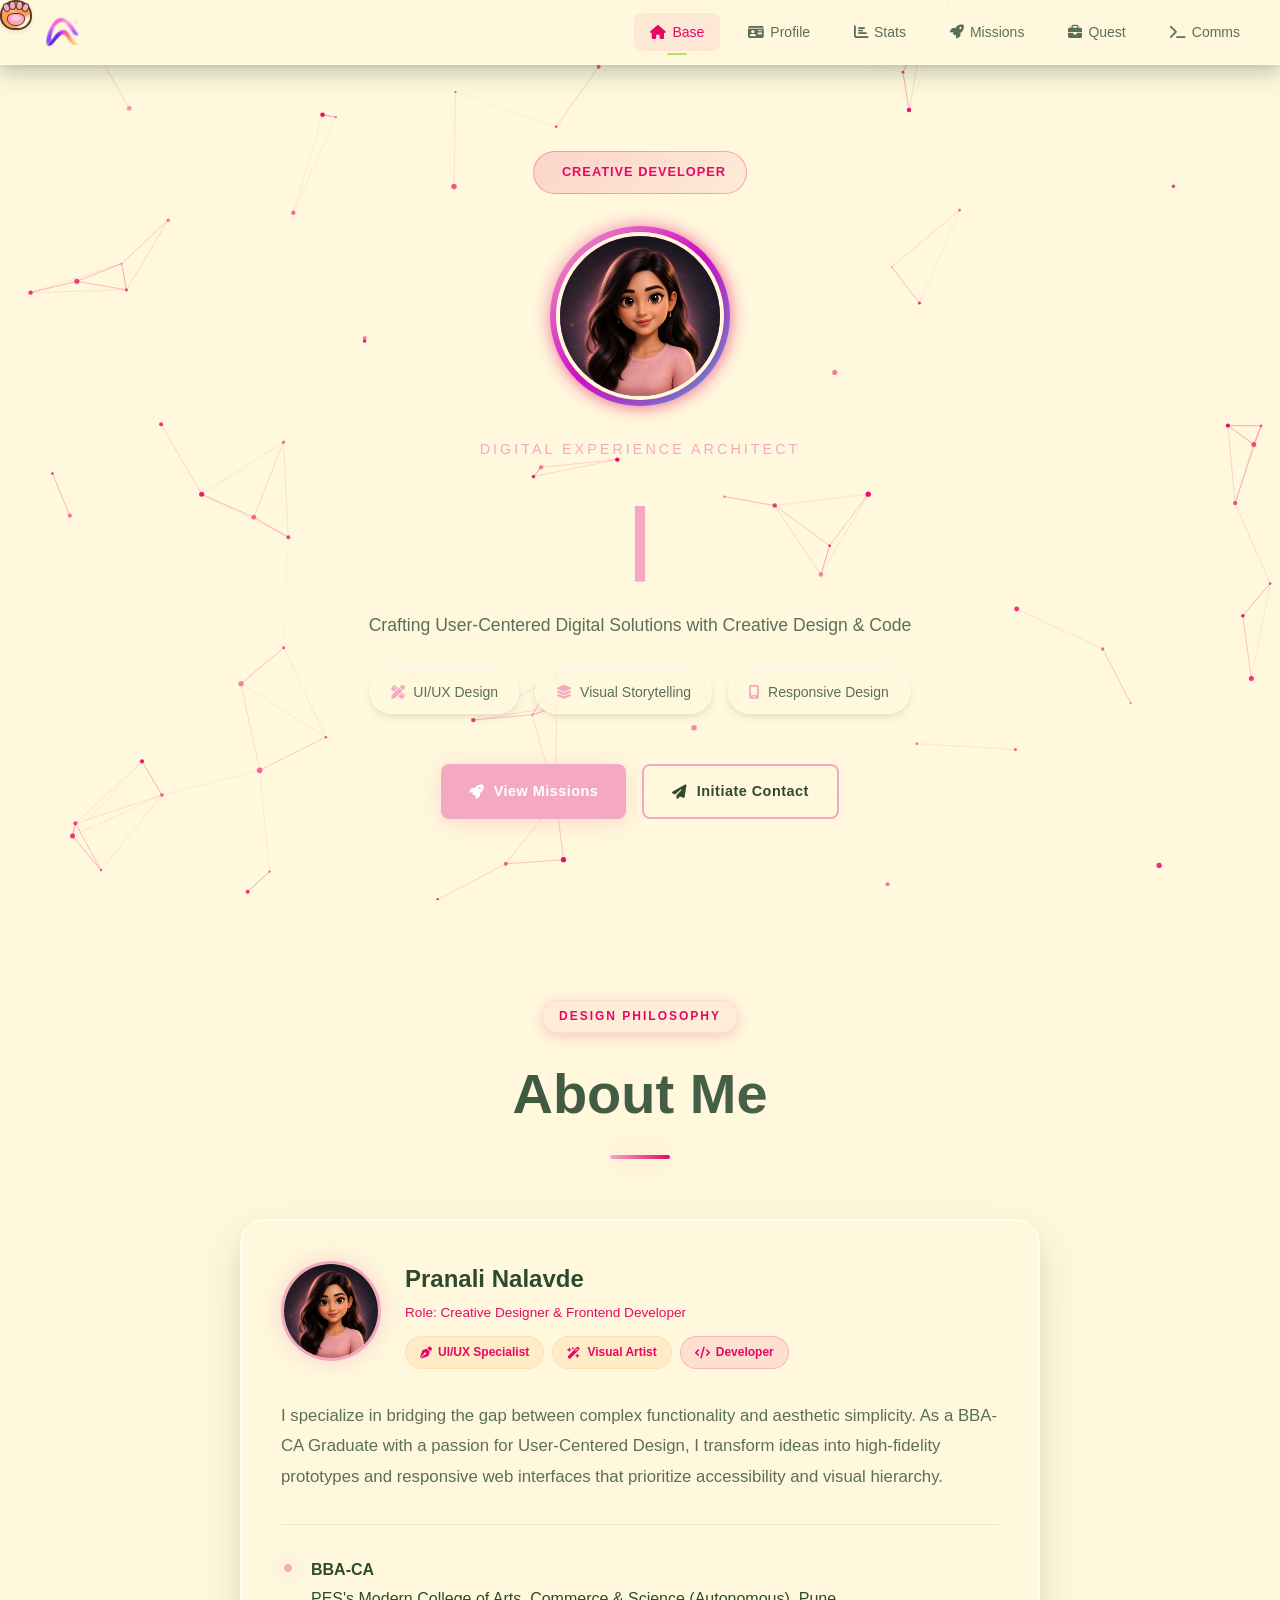
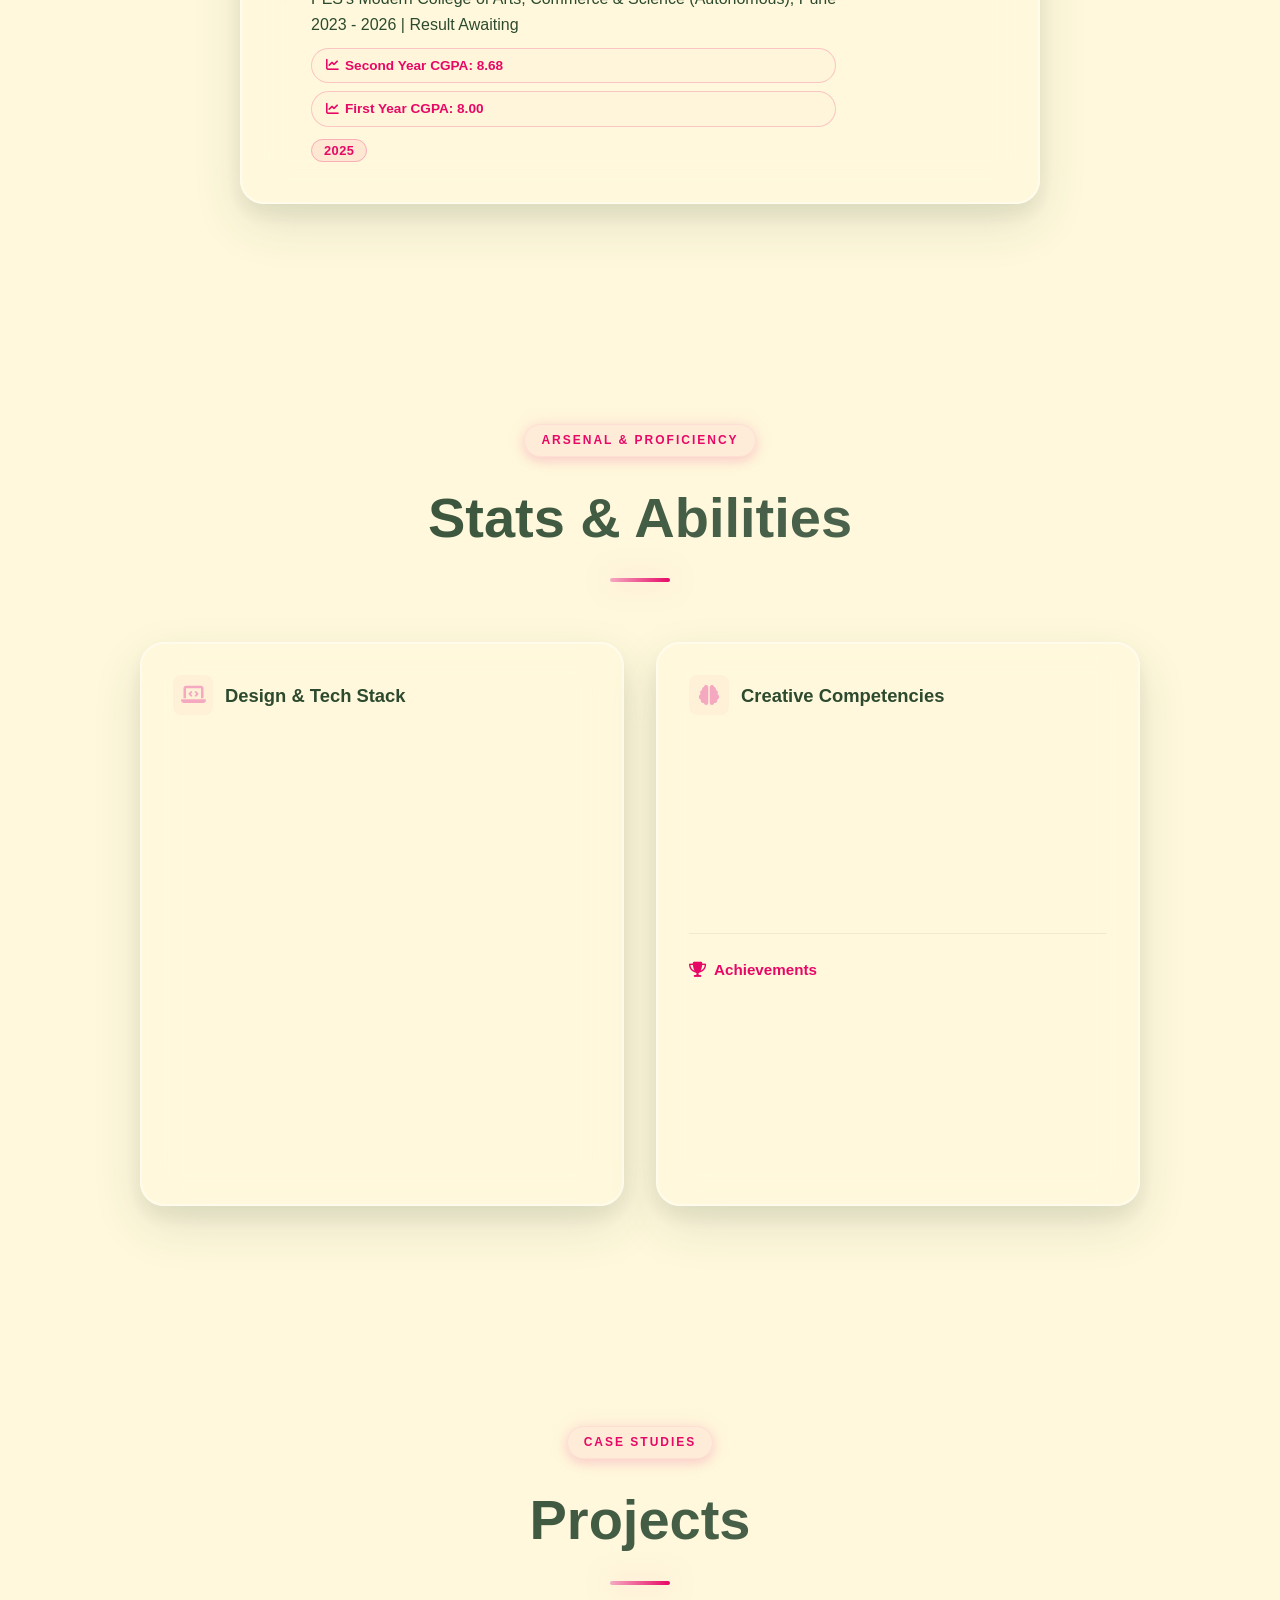
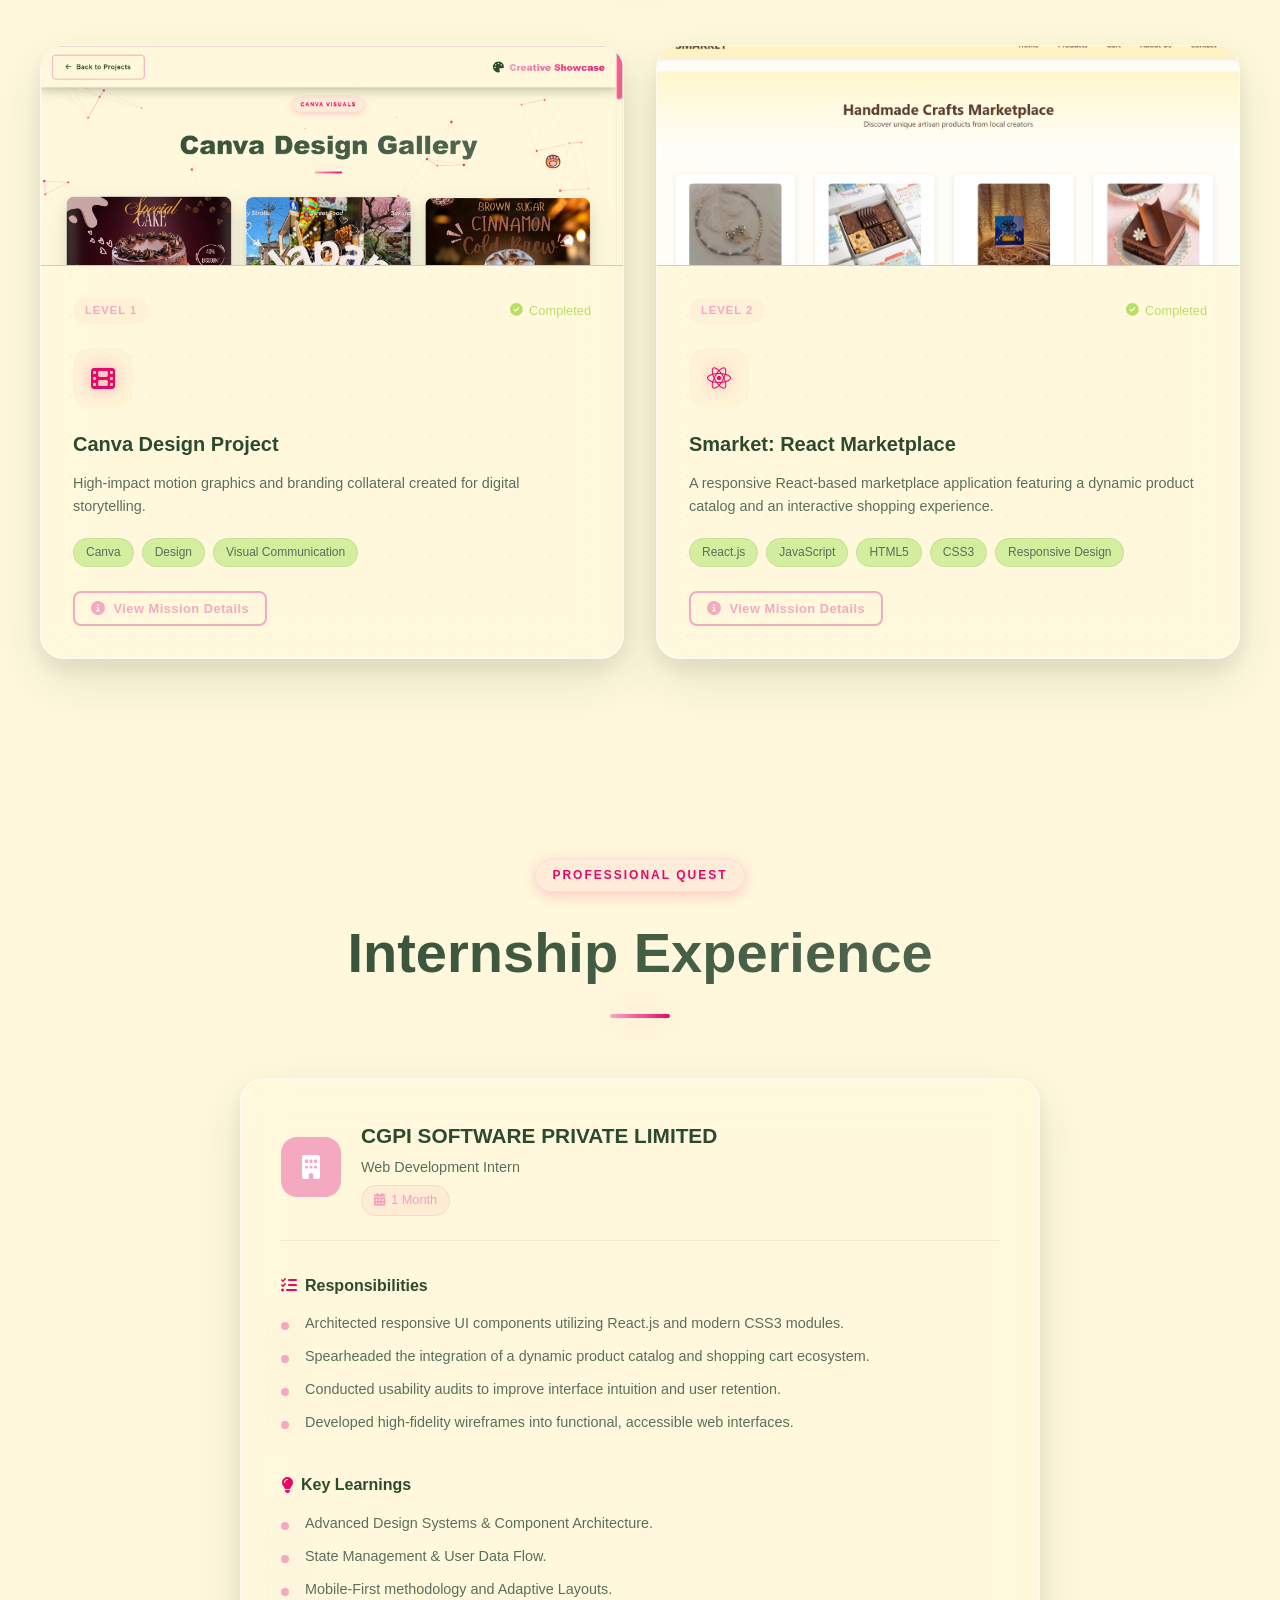
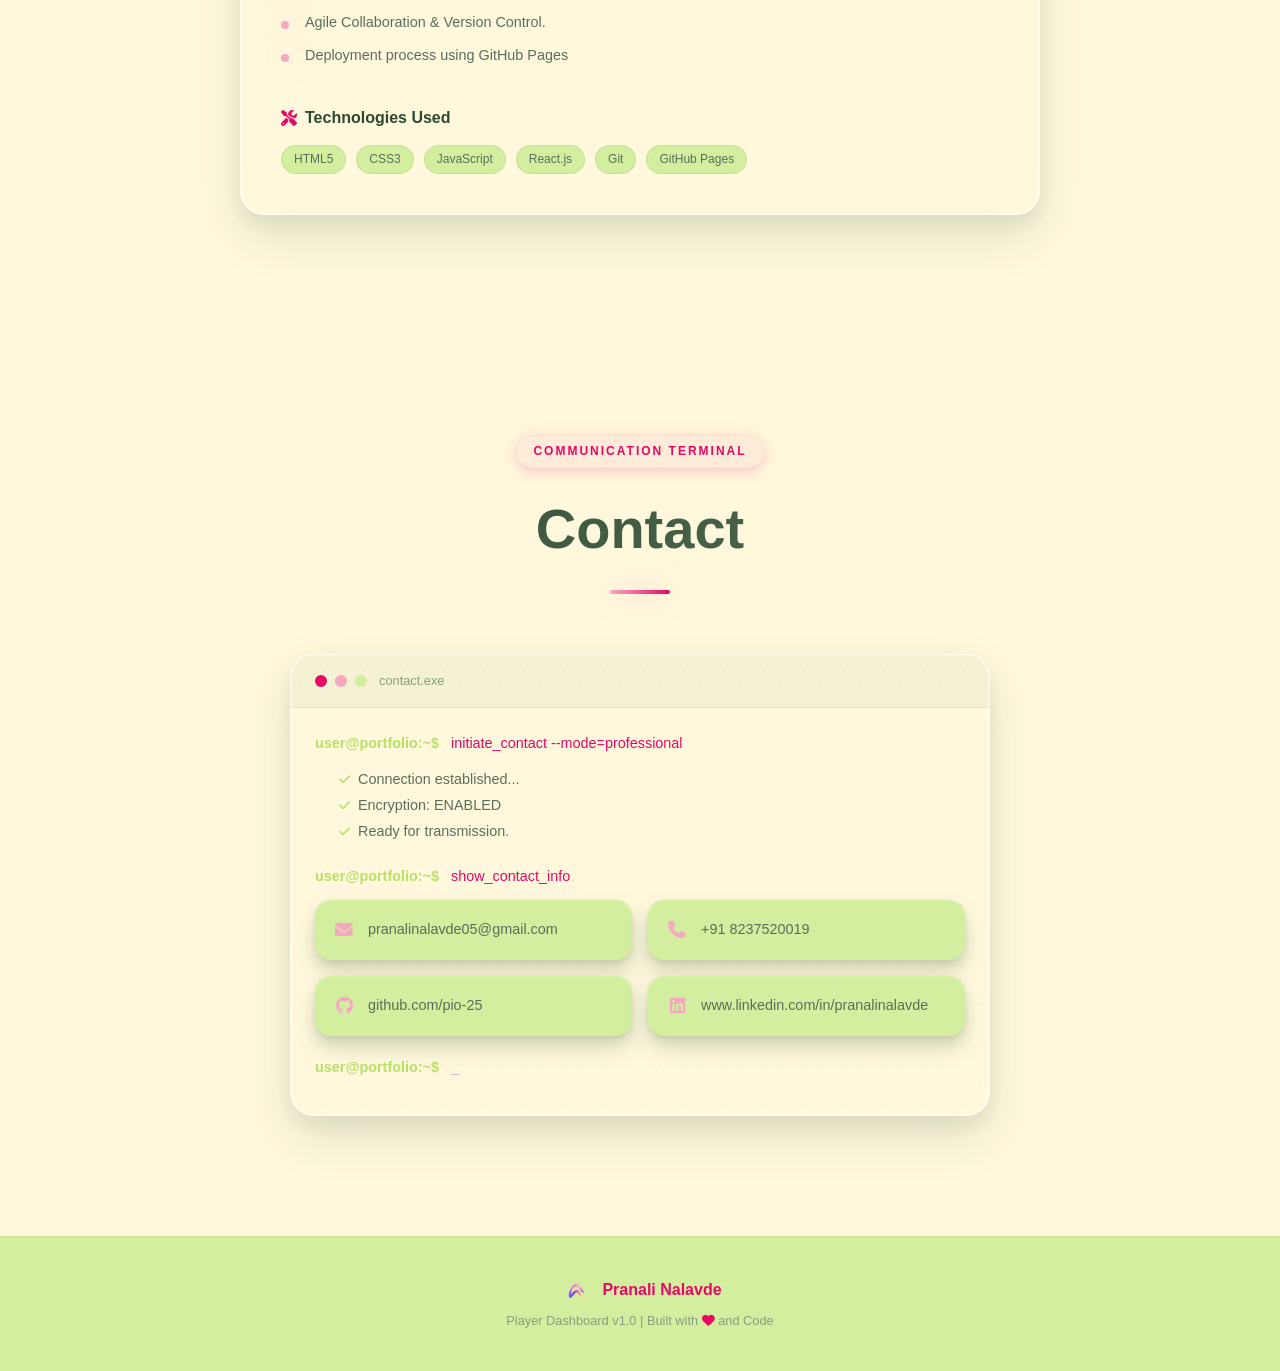
<file: index.html>
<!DOCTYPE html>
<html lang="en">
<head>
    <meta charset="UTF-8">
    <meta name="viewport" content="width=device-width, initial-scale=1.0">
    <title>Pranali Nalavde | Portfolio</title>
    <meta name="description" content="Portfolio of Pranali Nalavde - Specialized in UI/UX Design, Visual Storytelling, and Frontend Development.">
    <meta property="og:title" content="Pranali Nalavde | Creative Design & UI/UX Specialist">
    <meta property="og:description" content="Merging creativity with technology to build intuitive, user-centered digital experiences.">
    <link rel="preconnect" href="https://fonts.googleapis.com">
    <link rel="preconnect" href="https://fonts.gstatic.com" crossorigin>
    <link href="https://fonts.googleapis.com/css2?family=Inter:wght@300;400;500;600;700;800;900&family=JetBrains+Mono:wght@400;500;600;700&display=swap" rel="stylesheet">
    <link rel="stylesheet" href="https://cdnjs.cloudflare.com/ajax/libs/font-awesome/6.5.1/css/all.min.css">
    <link rel="stylesheet" href="styles.css">
    <link rel="icon" href="ALIRA2.png">
</head>

    <!-- Game Loader Overlay -->
    <div class="game-loader" id="gameLoader">
        <div class="loader-container">
            <div class="loader-terminal">
                <div class="status-line">
                    <span class="terminal-prompt">user@portfolio:~$</span>
                    <span class="terminal-cmd">init_game_engine()</span>
                </div>
            </div>
            <div class="loader-status-line">
                <span id="loaderStatusText">Initializing player dashboard...</span>
            </div>
            <div class="loader-bar-container">
                <div class="loader-bar">
                    <div class="loader-glow"></div>
                    <div class="loader-progress" id="loaderProgress"></div>
                </div>
            </div>
            <div class="loader-text" id="loaderText">0%</div>
        </div>
    </div>

    <!-- Particle Background -->
    <canvas id="particle-canvas"></canvas>

    <!-- Main Content (hidden until loader 100%) -->
    <div id="main-content" class="main-content loading-hidden">
        <!-- HUD Navigation -->
        <nav class="hud-nav" id="hudNav">

        <div class="hud-progress-bar" id="scrollProgress"></div>
        <div class="hud-container">
            <a href="#hero" class="hud-logo">
                <img src="ALIRA.png" alt="Logo" class="logo-icon">
                
            </a>
            <ul class="hud-menu" id="hudMenu">
                <li><a href="#hero" class="hud-link active" data-section="hero"><i class="fas fa-home"></i><span>Base</span></a></li>
                <li><a href="#about" class="hud-link" data-section="about"><i class="fas fa-id-card"></i><span>Profile</span></a></li>
                <li><a href="#skills" class="hud-link" data-section="skills"><i class="fas fa-chart-bar"></i><span>Stats</span></a></li>
                <li><a href="#projects" class="hud-link" data-section="projects"><i class="fas fa-rocket"></i><span>Missions</span></a></li>
                <li><a href="#internship" class="hud-link" data-section="internship"><i class="fas fa-briefcase"></i><span>Quest</span></a></li>
                <li><a href="#contact" class="hud-link" data-section="contact"><i class="fas fa-terminal"></i><span>Comms</span></a></li>
            </ul>
            <button class="hud-toggle" id="hudToggle" aria-label="Toggle menu">
                <span></span><span></span><span></span>
            </button>
        </div>
    </nav>

    <!-- Hero + About Wrapper -->
    <div class="hero-about-wrapper">
        <!-- Hero Section -->
        <section id="hero" class="hero-section">
            <div class="hero-container">
                <div class="hero-badge">
                    <span class="badge-icon"><i class="fas fa-sparkles"></i></span>
                    <span class="badge-text">Creative Developer</span>
                </div>
                <div class="hero-avatar">
                    <div class="avatar-ring">
                        <div class="avatar-ring-inner"></div>
                        <div class="avatar-ripple"></div>
                        <img src="profile.png" alt="Pranali Nalavde Profile" class="avatar-img">
                    </div>
                    <div class="avatar-glow"></div>
                </div>
                <div class="hero-content">
                    <p class="hero-greeting">Digital Experience Architect</p>
                    <h1 class="hero-name">
                        <span id="typewriter"></span><span class="cursor">|</span>
                    </h1>
                    <p class="hero-role">Crafting User-Centered Digital Solutions with Creative Design & Code</p>
                    <div class="hero-stats">
                        <div class="stat-pill">
                            <i class="fas fa-pencil-ruler"></i>
                            <span>UI/UX Design</span>
                        </div>
                        <div class="stat-pill">
                            <i class="fas fa-layer-group"></i>
                            <span>Visual Storytelling</span>
                        </div>
                        <div class="stat-pill">
                            <i class="fas fa-mobile-alt"></i>
                            <span>Responsive Design</span>
                        </div>
                    </div>
                    <div class="hero-actions">
                        <a href="#projects" class="btn btn-primary">
                            <i class="fas fa-rocket"></i>
                            <span>View Missions</span>
                        </a>
                        <a href="#contact" class="btn btn-secondary">
                            <i class="fas fa-paper-plane"></i>
                            <span>Initiate Contact</span>
                        </a>
                    </div>
                </div>
            </div>
        </section>

        <!-- About Section -->
        <section id="about" class="about-section">
            <div class="section-header">
                <span class="section-tag">Design Philosophy</span>
                <h2 class="section-title">About Me</h2>
                <div class="section-line"></div>
            </div>
            <div class="about-container">
                <div class="about-card glass-card">
                    <div class="about-card-header">
                        <div class="about-avatar">
                            <img src="profile.png" alt="Profile">
                        </div>
                        <div class="about-title">
                            <h3>Pranali Nalavde</h3>
                            <p class="about-class">Role: Creative Designer &amp; Frontend Developer</p>
                            <div class="about-badges">
                                <span class="badge rare"><i class="fas fa-pen-nib"></i> UI/UX Specialist</span>
                                <span class="badge epic"><i class="fas fa-wand-magic-sparkles"></i> Visual Artist</span>
                                <span class="badge legendary"><i class="fas fa-code"></i> Developer</span>
                            </div>
                        </div>
                    </div>
                    <div class="about-body">
                        <p class="about-summary">
                            I specialize in bridging the gap between complex functionality and aesthetic simplicity. As a BBA-CA Graduate with a passion for User-Centered Design, I transform ideas into high-fidelity prototypes and responsive web interfaces that prioritize accessibility and visual hierarchy.
                        </p>
                        <div class="about-timeline">
                            <div class="timeline-item">
                                <div class="timeline-dot"></div>
                                <div class="timeline-content">
                                    <h4>BBA-CA</h4>
                                    <p>PES's Modern College of Arts, Commerce &amp; Science (Autonomous), Pune</p>
                                    <p>2023 - 2026 | Result Awaiting</p>
                                    <div class="aggregate-scores">
                                        <span class="aggregate-item"><i class="fas fa-chart-line"></i> Second Year CGPA: 8.68</span>
                                        <span class="aggregate-item"><i class="fas fa-chart-line"></i> First Year CGPA: 8.00</span>
                                    </div>
                                    <span class="timeline-year">2025</span>
                                </div>
                            </div>
                        </div>
                    </div>
                </div>
            </div>
        </section>
    </div>

    <!-- Skills Section -->
    <section id="skills" class="skills-section">
        <div class="section-header">
            <span class="section-tag">Arsenal & Proficiency</span>
            <h2 class="section-title">Stats &amp; Abilities</h2>
            <div class="section-line"></div>
        </div>
        <div class="skills-container">
            <div class="skills-category glass-card">
                <div class="skills-cat-header">
                    <i class="fas fa-laptop-code"></i>
                    <h3>Design & Tech Stack</h3>
                </div>
                <div class="skill-list">
                    <div class="skill-item" data-level="90">
                        <div class="skill-info">
                            <span class="skill-name"><i class="fab fa-html5"></i> HTML</span>
                            <span class="skill-level">90%</span>
                        </div>
                        <div class="skill-bar">
                            <div class="skill-fill"></div>
                        </div>
                    </div>
                    <div class="skill-item" data-level="85">
                        <div class="skill-info">
                            <span class="skill-name"><i class="fab fa-css3-alt"></i> CSS</span>
                            <span class="skill-level">85%</span>
                        </div>
                        <div class="skill-bar">
                            <div class="skill-fill"></div>
                        </div>
                    </div>
                    <div class="skill-item" data-level="80">
                        <div class="skill-info">
                            <span class="skill-name"><i class="fab fa-js"></i> JavaScript</span>
                            <span class="skill-level">80%</span>
                        </div>
                        <div class="skill-bar">
                            <div class="skill-fill"></div>
                        </div>
                    </div>
                    <div class="skill-item" data-level="82">
                        <div class="skill-info">
                            <span class="skill-name"><i class="fas fa-vial"></i> Wireframing & Prototyping</span>
                            <span class="skill-level">82%</span>
                        </div>
                        <div class="skill-bar">
                            <div class="skill-fill"></div>
                        </div>
                    </div>
                    <div class="skill-item" data-level="92">
                        <div class="skill-info">
                            <span class="skill-name"><i class="fas fa-paint-brush"></i> Canva</span>
                            <span class="skill-level">92%</span>
                        </div>
                        <div class="skill-bar">
                            <div class="skill-fill"></div>
                        </div>
                    </div>
                </div>
            </div>
            <div class="skills-category glass-card">
                <div class="skills-cat-header">
                    <i class="fas fa-brain"></i>
                    <h3>Creative Competencies</h3>
                </div>
                <div class="skill-list">
                    <div class="skill-item" data-level="92">
                        <div class="skill-info">
                            <span class="skill-name"><i class="fas fa-lightbulb"></i> Creative Problem Solving</span>
                            <span class="skill-level">95%</span>
                        </div>
                        <div class="skill-bar">
                            <div class="skill-fill"></div>
                        </div>
                    </div>
                    <div class="skill-item" data-level="90">
                        <div class="skill-info">
                            <span class="skill-name"><i class="fas fa-eye"></i> Visual Communication</span>
                            <span class="skill-level">90%</span>
                        </div>
                        <div class="skill-bar">
                            <div class="skill-fill"></div>
                        </div>
                    </div>
                    <div class="skill-item" data-level="88">
                        <div class="skill-info">
                            <span class="skill-name"><i class="fas fa-users-viewfinder"></i> User Research</span>
                            <span class="skill-level">88%</span>
                        </div>
                        <div class="skill-bar">
                            <div class="skill-fill"></div>
                        </div>
                    </div>
                </div>
                <div class="achievements-panel">
                    <h4><i class="fas fa-trophy"></i> Achievements</h4>
                    <div class="achievement-grid">
                        <div class="achievement" title="Completed BBA-CA">
                            <i class="fas fa-graduation-cap"></i>
                            <span>Scholar</span>
                        </div>
                        <div class="achievement" title="Built Full Stack App">
                            <i class="fas fa-server"></i>
                            <span>Architect</span>
                        </div>
                        <div class="achievement" title="React Project Deployed">
                            <i class="fas fa-mobile-screen"></i>
                            <span>Interface Pro</span>
                        </div>
                        <div class="achievement" title="Canva Animation">
                            <i class="fas fa-film"></i>
                            <span>Creator</span>
                        </div>
                    </div>
                </div>
            </div>
        </div>
    </section>

    <!-- Projects Section -->
    <section id="projects" class="projects-section">
        <div class="section-header">
            <span class="section-tag">Case Studies</span>
            <h2 class="section-title">Projects</h2>
            <div class="section-line"></div>
        </div>
        <div class="projects-container">
            <!-- Project 1: Animation -->
            <div class="project-card" data-project="animation">
                <div class="project-glow"></div>
                <div class="project-thumbnail">
                    <img src="c/canva_tb.png" alt="Canva Design Project Thumbnail">
                    <div class="project-overlay">
                        <a href="canva.html" class="project-overlay-btn">
                            <i class="fas fa-external-link-alt"></i> View Project
                        </a>
                    </div>
                </div>
                <div class="project-content">
                    <div class="project-header">
                        <span class="project-difficulty">Level 1</span>
                        <span class="project-status completed"><i class="fas fa-check-circle"></i> Completed</span>
                    </div>
                    <div class="project-icon">
                        <i class="fas fa-film"></i>
                    </div>
                    <h3 class="project-title">Canva Design Project</h3>
                    <p class="project-desc">High-impact motion graphics and branding collateral created for digital storytelling.</p>
                    <div class="project-tech">
                        <span class="tech-tag">Canva</span>
                        <span class="tech-tag">Design</span>
                        <span class="tech-tag">Visual Communication</span>
                    </div>
                    <button class="btn btn-outline project-btn" onclick="openModal('animation')">
                        <i class="fas fa-info-circle"></i> View Mission Details
                    </button>
                </div>
            </div>

            <!-- Project 2: React Internship -->
            <div class="project-card" data-project="react">
                <div class="project-glow"></div>
                <div class="project-thumbnail">
                    <img src="react-homepage.png" alt="Smarket React Marketplace Thumbnail">
                    <div class="project-overlay">
                        <a href="https://pio-25.github.io/smarket-project/" target="_blank" rel="noopener noreferrer" class="project-overlay-btn">
                            <i class="fas fa-external-link-alt"></i> View Application
                        </a>
                    </div>
                </div>
                <div class="project-content">
                    <div class="project-header">
                        <span class="project-difficulty">Level 2</span>
                        <span class="project-status completed"><i class="fas fa-check-circle"></i> Completed</span>
                    </div>
                    <div class="project-icon">
                        <i class="fab fa-react"></i>
                    </div>
                    <h3 class="project-title">Smarket: React Marketplace</h3>
                    <p class="project-desc">A responsive React-based marketplace application featuring a dynamic product catalog and an interactive shopping experience.</p>
                    <div class="project-tech">
                        <span class="tech-tag">React.js</span>
                        <span class="tech-tag">JavaScript</span>
                        <span class="tech-tag">HTML5</span>
                        <span class="tech-tag">CSS3</span>
                        <span class="tech-tag">Responsive Design</span>
                    </div>
                    <button class="btn btn-outline project-btn" onclick="openModal('react')">
                        <i class="fas fa-info-circle"></i> View Mission Details
                    </button>
                </div>
            </div>
        </div>
    </section>

    <!-- Internship Section -->
    <section id="internship" class="internship-section">
        <div class="section-header">
            <span class="section-tag">Professional Quest</span>
            <h2 class="section-title">Internship Experience</h2>
            <div class="section-line"></div>
        </div>
        <div class="internship-container">
            <div class="internship-card glass-card">
                <div class="internship-header">
                    <div class="company-logo">
                        <i class="fas fa-building"></i>
                    </div>
                    <div class="internship-info">
                        <h3>CGPI SOFTWARE PRIVATE LIMITED</h3>
                        <p class="internship-role">Web Development Intern</p>
                        <span class="internship-duration"><i class="fas fa-calendar-alt"></i> 1 Month</span>
                    </div>
                </div>
                <div class="internship-body">
                    <div class="internship-section">
                        <h4><i class="fas fa-tasks"></i> Responsibilities</h4>
                        <ul>
                            <li>Architected responsive UI components utilizing React.js and modern CSS3 modules.</li>
                            <li>Spearheaded the integration of a dynamic product catalog and shopping cart ecosystem.</li>
                            <li>Conducted usability audits to improve interface intuition and user retention.</li>
                            <li>Developed high-fidelity wireframes into functional, accessible web interfaces.</li>
                        </ul>
                    </div>
                    <div class="internship-section">
                        <h4><i class="fas fa-lightbulb"></i> Key Learnings</h4>
                        <ul>
                            <li>Advanced Design Systems & Component Architecture.</li>
                            <li>State Management & User Data Flow.</li>
                            <li>Mobile-First methodology and Adaptive Layouts.</li>
                            <li>Agile Collaboration & Version Control.</li>
                            <li>Deployment process using GitHub Pages</li>
                        </ul>
                    </div>
                    <div class="internship-section">
                        <h4><i class="fas fa-tools"></i> Technologies Used</h4>
                        <div class="tech-stack">
                            <span class="tech-tag">HTML5</span>
                            <span class="tech-tag">CSS3</span>
                            <span class="tech-tag">JavaScript</span>
                            <span class="tech-tag">React.js</span>
                            <span class="tech-tag">Git</span>
                            <span class="tech-tag">GitHub Pages</span>
                        </div>
                    </div>
                </div>
            </div>
        </div>
    </section>

    <!-- Contact Section -->
    <section id="contact" class="contact-section">
        <div class="section-header">
            <span class="section-tag">Communication Terminal</span>
            <h2 class="section-title">Contact</h2>
            <div class="section-line"></div>
        </div>
        <div class="contact-container">
            <div class="terminal glass-card">
                <div class="terminal-header">
                    <div class="terminal-dots">
                        <span></span><span></span><span></span>
                    </div>
                    <span class="terminal-title">contact.exe</span>
                </div>
                <div class="terminal-body">
                    <div class="terminal-line">
                        <span class="terminal-prompt">user@portfolio:~$</span>
                        <span class="terminal-cmd">initiate_contact --mode=professional</span>
                    </div>
                    <div class="terminal-output">
                        <p><i class="fas fa-check"></i> Connection established...</p>
                        <p><i class="fas fa-check"></i> Encryption: ENABLED</p>
                        <p><i class="fas fa-check"></i> Ready for transmission.</p>
                    </div>
                    <div class="terminal-line">
                        <span class="terminal-prompt">user@portfolio:~$</span>
                        <span class="terminal-cmd">show_contact_info</span>
                    </div>
                    <div class="terminal-output contact-grid">
                        <a href="mailto:pranalinalavde05@gmail.com" class="contact-item" id="emailContactItem">
                            <i class="fas fa-envelope"></i>
                            <span>pranalinalavde05@gmail.com</span>
                        </a>
                        <a href="tel:+919876543210" class="contact-item">
                            <i class="fas fa-phone"></i>
                            <span>+91 8237520019</span>
                        </a>
                        <a href="https://github.com/pio-25" target="_blank" rel="noopener noreferrer" class="contact-item">
                            <i class="fab fa-github"></i>
                            <span>github.com/pio-25</span>
                        </a>
                        <a href="https://www.linkedin.com/in/pranalinalavde" target="_blank" rel="noopener noreferrer" class="contact-item">
                            <i class="fab fa-linkedin"></i>
                            <span>www.linkedin.com/in/pranalinalavde</span>
                        </a>
                    </div>
                    <div class="terminal-line">
                        <span class="terminal-prompt">user@portfolio:~$</span>
                        <span class="terminal-cursor">_</span>
                    </div>
                </div>
            </div>
        </div>
    </section>

    <!-- Footer -->
    <footer class="footer">
        <div class="footer-content">
            <p class="footer-text">
                <span class="footer-logo"><img src="ALIRA.png" alt="Logo" class="footer-logo-icon site-logo-img">Pranali Nalavde</span> 
            </p>
            <p class="footer-sub">Player Dashboard v1.0 | Built with <i class="fas fa-heart"></i> and Code</p>
        </div>
    </footer>

<!-- Project Modals -->
    <div class="modal-overlay" id="modalOverlay">
        <div class="modal glass-card" id="projectModal">
            <button class="modal-close" onclick="closeModal()" aria-label="Close modal">
                <i class="fas fa-times"></i>
            </button>
            <div class="modal-scroll">
                <div class="modal-content" id="modalContent">
                    <!-- Dynamic content injected by JS -->
                </div>
            </div>
        </div>
    </div>

    <!-- Achievement Toast -->
    <div class="toast-container" id="toastContainer"></div>
    </div><!-- /main-content -->

    <script src="script.js"></script>
</body>
</html>
</file>
<file: styles.css>
/* ============================================
   PORTFOLIO STYLES - GAME DASHBOARD THEME
   Light theme with vibrant neon highlights
   ============================================ */

/* ============================================
   CUSTOM CAT PAW CURSOR
   Yellow, pink and brown natural cat paw
   ============================================ */
.custom-cursor {
    position: fixed;
    width: 32px;
    height: 32px;
    pointer-events: none;
    z-index: 9999;
    --cursor-scale: 1;
    transform: translate(-50%, -50%) scale(var(--cursor-scale));
    transition: transform 0.12s ease-out;
}

/* Base of the paw (Cream with orange spots) */
.paw-hand {
    position: absolute;
    top: 0;
    left: 0;
    width: 32px;
    height: 30px;
    background-color: #FFF8DC;
    background-image: 
        radial-gradient(circle at 75% 25%, #FF9955 25%, transparent 40%),
        radial-gradient(circle at 20% 75%, #FF9955 30%, transparent 50%);
    border-radius: 50% 50% 45% 45%;
    border: 2px solid #5A3A22; /* Dark brown outline */
    box-sizing: border-box;
    z-index: -2;
    box-shadow: 0 2px 4px rgba(0,0,0,0.1);
}

/* Toe beans - Pink */
.toe-bean {
    position: absolute;
    width: 7px;
    height: 9px;
    background: #F5A9C1;
    border: 1.5px solid #5A3A22;
    border-radius: 50%;
    box-sizing: border-box;
    z-index: -1;
}

.toe-bean::before,
.toe-bean::after {
    display: none !important;
}

/* Toe positions - 4 visible toes in an arch */
.toe-bean.toe-1 { top: 3px; left: 3px; transform: rotate(-20deg); }
.toe-bean.toe-2 { top: 1px; left: 9px; transform: rotate(-5deg); }
.toe-bean.toe-3 { top: 1px; left: 16px; transform: rotate(5deg); }
.toe-bean.toe-4 { top: 3px; left: 22px; transform: rotate(20deg); }
.toe-bean.toe-5 { display: none; } /* Hide the 5th extra toe */

/* Main paw pad - Pink */
.paw-pad {
    position: absolute;
    top: 13px;
    left: 7px;
    width: 18px;
    height: 13px;
    background: #F5A9C1;
    border: 1.5px solid #5A3A22;
    border-radius: 40% 40% 50% 50%;
    box-sizing: border-box;
    z-index: -1;
}

/* Inner pad detail - Lighter pink */
.paw-pad-inner {
    position: absolute;
    top: 15px;
    left: 11px;
    width: 10px;
    height: 6px;
    background: #ffcce0;
    border-radius: 50%;
    opacity: 0.8;
}


/* ============================================
   PAW PRINT CLICK EFFECT
   Matches cursor design (soft pink theme)
   ============================================ */

.paw-print {
    position: fixed;
    width: 22px;
    height: 22px;
    pointer-events: none;
    z-index: 9999;
    filter: blur(0.2px);
    transform: translate(-50%, -50%) scale(0.6);
    animation: pawFade 1s ease forwards;
}

/* Main pad */
.paw-print::before {
    content: '';
    position: absolute;
    bottom: 2px;
    left: 5px;
    width: 12px;
    height: 9px;
    background: #bd2f5c;
    border-radius: 50% 50% 45% 45%;

    box-shadow:
        0 0 6px rgba(245, 169, 193, 0.6),
        0 0 12px rgba(245, 169, 193, 0.3);
}

/* Toes */
.paw-print::after {
    content: '';
    position: absolute;
    top: 2px;
    left: 2px;
    width: 4px;
    height: 4px;
    background: #d2597fcb;
    border-radius: 50%;

    /* Create 4 toes using box-shadow */
    box-shadow:
        6px -2px 0 #d2597fcb,
        12px -2px 0 #d2597fcb,
        18px 0px 0 #d2597fcb;

    filter: drop-shadow(0 0 4px rgba(245, 169, 193, 0.6));
}

/* Interactive state - scale up on hover */
.custom-cursor.interactive {
    --cursor-scale: 1.2;
    transform: translate(-50%, -50%) scale(var(--cursor-scale));
    transition: transform 0.2s ease;
}

/* Click interaction animation */
@keyframes pawClick {
    0% { 
        transform: translate(-50%, -50%) scale(var(--cursor-scale));
    }
    30% { 
        transform: translate(-50%, -50%) scaleX(calc(var(--cursor-scale) * 0.92)) scaleY(calc(var(--cursor-scale) * 0.85));
        filter: drop-shadow(0 0 12px var(--accent-primary));
    }
    60% { 
        transform: translate(-50%, -50%) scale(calc(var(--cursor-scale) * 1.05));
        filter: drop-shadow(0 0 18px var(--accent-primary));
    }
    100% { 
        transform: translate(-50%, -50%) scale(var(--cursor-scale));
    }
}

.custom-cursor.clicking {
    animation: pawClick 0.25s cubic-bezier(0.25, 1, 0.5, 1) forwards;
}

/* Jump interaction animation */
@keyframes pawJump {
    0% { transform: translate(-50%, -50%) scale(var(--cursor-scale)); }
    40% { transform: translate(-50%, -150%) scale(calc(var(--cursor-scale) * 1.3)); }
    100% { transform: translate(-50%, -50%) scale(var(--cursor-scale)); }
}

.custom-cursor.jumping {
    animation: pawJump 0.7s cubic-bezier(0.175, 0.885, 0.32, 1.275) forwards;
}

/* Cursor trail */
.cursor-trail {
    position: fixed;
    width: 5px;
    height: 5px;
    background: rgba(231, 8, 102, 0.35);
    border-radius: 50%;
    pointer-events: none;
    z-index: 9998;
    transition: opacity 0.35s ease, transform 0.35s ease;
}

.cursor-trail.fade {
    opacity: 0;
    transform: scale(0.2);
}

/* Custom cursor styles */
body.cursor-custom,
body.cursor-custom * {
    cursor: none !important;
}

body.cursor-custom a,
body.cursor-custom button,
body.cursor-custom .btn,
body.cursor-custom input,
body.cursor-custom textarea,
body.cursor-custom select,
body.cursor-custom [role="button"],
body.cursor-custom [href],
body.cursor-custom .hud-link,
body.cursor-custom .contact-item,
body.cursor-custom .project-card {
    cursor: pointer !important;
}

/* Focusable elements still show pointer for accessibility */
body.cursor-custom a:focus-visible,
body.cursor-custom button:focus-visible,
body.cursor-custom .btn:focus-visible {
    outline: 2px solid var(--accent-primary);
    outline-offset: 2px;
    border-radius: var(--radius-sm);
}

/* Hide custom cursor during print */
@media print {
    .custom-cursor,
    .cursor-trail {
        display: none !important;
    }
}

/* Fallback for browsers without pointer-events support */
@supports (pointer-events: none) {
    .custom-cursor {
        pointer-events: none;
    }
}

/* CSS Custom Properties */
:root {
    --bg-primary: #FFF8DC;
    --bg-secondary: #D4EE9F;
    --bg-glass: rgba(255, 248, 220, 0.75);
    --text-primary: #2D4A2E;
    --text-secondary: #5A6F5B;
    --text-muted: #8A9D7D;

    --accent-primary: #F5A9C1;
    --accent-secondary: #E70866;
    --accent-tertiary: #E70866;
    --accent-success: #b8e067;
    --accent-warm: #F5A9C1;

    --glow-primary: 0 0 24px rgba(245, 169, 193, 0.5);
    --glow-secondary: 0 0 24px rgba(231, 8, 102, 0.4);
    --glow-tertiary: 0 0 24px rgba(231, 8, 102, 0.4);

    --radius-sm: 8px;
    --radius-md: 16px;
    --radius-lg: 24px;

    --font-body: -apple-system, BlinkMacSystemFont, "SF Pro Display", "SF Pro Text", "Helvetica Neue", Helvetica, Arial, sans-serif;
    --font-mono: -apple-system, BlinkMacSystemFont, "SF Pro Display", "SF Pro Text", "Helvetica Neue", Helvetica, Arial, sans-serif;

    --transition-fast: 0.2s ease;
    --transition-normal: 0.35s cubic-bezier(0.4, 0, 0.2, 1);
    --transition-slow: 0.5s ease;
    --panel-shadow: 0 20px 50px rgba(45, 74, 46, 0.12), 0 10px 20px rgba(45, 74, 46, 0.08), inset 0 0 0 1px rgba(255, 255, 255, 0.4);
    --panel-shadow-soft: 0 12px 24px rgba(45, 74, 46, 0.15), 0 8px 12px rgba(45, 74, 46, 0.10), 0 2px 4px rgba(45, 74, 46, 0.08), inset 0 1px 0 rgba(255, 255, 255, 0.12);
    --panel-shadow-hover: 0 40px 80px rgba(45, 74, 46, 0.18), 0 20px 40px rgba(45, 74, 46, 0.12), inset 0 0 0 1px var(--accent-primary);
    --drop-shadow: 8px 8px 0px 0px rgba(231, 8, 102, 0.15);
    --section-separator: 1px solid rgba(45, 74, 46, 0.12);
    --container-max: 1440px;
}

/* Reset & Base */
*,
*::before,
*::after {
    margin: 0;
    padding: 0;
    box-sizing: border-box;
}

html {
    scroll-behavior: smooth;
    font-size: 16px;
}

body {
    font-family: var(--font-body);
    background: var(--bg-primary);

    color: var(--text-primary);
    line-height: 1.6;
    overflow-x: hidden;
    min-height: 100vh;
}

.main-content.loading-hidden {
    opacity: 0;
    visibility: hidden;
    transition: opacity 0.5s ease-out, visibility 0.5s ease-out;
}

.main-content.loading-visible {
    opacity: 1;
    visibility: visible;
}

/* Particle Canvas */

#particle-canvas {
    position: fixed;
    top: 0;
    left: 0;
    width: 100%;
    height: 100%;
    z-index: -1;
    pointer-events: none;
}

/* Touch device utility */
.is-touch-device .custom-cursor,
.is-touch-device .cursor-trail {
    display: none !important;
}

/* ============================================
   HUD NAVIGATION
   ============================================ */
.hud-nav {
    position: fixed;
    top: 0;
    left: 0;
    right: 0;
    z-index: 1000;
    background: rgba(255, 248, 220, 0.85);
    background-image: radial-gradient(circle, rgba(45, 74, 46, 0.025) 1px, transparent 1px);
    background-size: 20px 20px;
    -webkit-backdrop-filter: blur(20px);
    backdrop-filter: blur(20px);
    border-bottom: 1px solid rgba(255, 255, 255, 0.3);
    box-shadow: var(--panel-shadow-soft);
    transition: all var(--transition-normal);
}

.hud-nav.scrolled {
    background: rgba(255, 248, 220, 0.95);
    box-shadow: var(--panel-shadow-soft);
}

.hud-progress-bar {
    position: absolute;
    top: 0;
    left: 0;
    height: 3px;
    background: linear-gradient(90deg, var(--accent-primary), var(--accent-secondary), var(--accent-tertiary));
    width: 0%;
    transition: width 0.1s linear;
    z-index: 1001;
}

.hud-container {
    max-width: var(--container-max);
    margin: 0 auto;
    padding: 0 24px;
    display: flex;
    align-items: center;
    justify-content: space-between;
    height: 64px;
    gap: 0;
}

.hud-logo {
    display: flex;
    align-items: center;
    gap: 8px;
    text-decoration: none;
    color: var(--text-primary);
    font-weight: 800;
    font-size: 1.25rem;
    margin-left: 0;
    flex-shrink: 0;
}

.logo-icon {
    height: 50px;
    width: auto;
    font-size: 1.5rem;
    display: inline-flex;
    align-items: center;
    justify-content: center;
}

.logo-text {
    background: linear-gradient(135deg, var(--accent-primary), var(--accent-secondary));
    -webkit-background-clip: text;
    -webkit-text-fill-color: transparent;
    background-clip: text;
    font-size: 1.25rem;
    line-height: 1;
}

.hud-menu {
    display: flex;
    list-style: none;
    gap: 12px;
    margin-left: auto;
    margin-left: 0;
    flex-shrink: 0;
}

.hud-link {
    display: flex;
    align-items: center;
    gap: 6px;
    padding: 8px 16px;
    border-radius: var(--radius-sm);
    text-decoration: none;
    color: var(--text-secondary);
    font-size: 0.875rem;
    font-weight: 500;
    transition: all var(--transition-fast);
    position: relative;
    white-space: nowrap;
}

.hud-link i {
    font-size: 0.875rem;
}

.hud-link span {
    display: inline;
}

.hud-link:hover,
.hud-link.active {
    color: var(--accent-secondary);
    background: rgba(245, 169, 193, 0.235);
}

.hud-link.active::after {
    content: '';
    position: absolute;
    bottom: -4px;
    left: 50%;
    transform: translateX(-50%);
    width: 20px;
    height: 2px;
    background: var(--accent-success);
    border-radius: 2px;
}

.hud-toggle {
    display: none;
    flex-direction: column;
    justify-content: center;
    align-items: center;
    gap: 5px;
    width: 40px;
    height: 40px;
    background: transparent;
    border: none;
    cursor: pointer;
    padding: 8px;
}

.hud-toggle span {
    display: block;
    width: 24px;
    height: 3px;
    background: var(--text-primary);
    border-radius: 2px;
    transition: all var(--transition-fast);
}

/* ============================================
   SECTION COMMON STYLES
   ============================================ */
section:not(#hero) {
    position: relative;
    z-index: 1;
    padding: 100px 24px;
}

.section-header {
    text-align: center;
    margin-bottom: 60px;
}

.section-tag {
    display: inline-block;
    padding: 6px 16px;
    background: rgba(245, 169, 193, 0.15);
    color: var(--accent-secondary);
    font-family: var(--font-mono);
    font-size: 0.75rem;
    font-weight: 600;
    text-transform: uppercase;
    letter-spacing: 2px;
    border-radius: 100px;
    margin-bottom: 16px;
    border: 1px solid rgba(245, 169, 193, 0.2);
    box-shadow: 0 4px 12px rgba(231, 8, 102, 0.15), 0 0 20px rgba(245, 169, 193, 0.2);
    animation: float 3s ease-in-out infinite;
    transition: all 0.3s ease;
}

.section-tag:hover {
    transform: translateY(-3px);
    box-shadow: 0 8px 20px rgba(231, 8, 102, 0.25), 0 0 28px rgba(245, 169, 193, 0.3);
}

.section-title {
    font-size: clamp(2.25rem, 8vw, 3.5rem);
    font-weight: 800;
    color: var(--text-primary);
    margin-bottom: 16px;
    background: linear-gradient(135deg, var(--text-primary), var(--text-secondary));
    -webkit-background-clip: text;
    -webkit-text-fill-color: transparent;
    background-clip: text;
}

.section-line {
    width: 60px;
    height: 4px;
    background: linear-gradient(90deg, var(--accent-primary), var(--accent-secondary));
    margin: 0 auto;
    border-radius: 2px;
    box-shadow: var(--glow-primary);
}

.glass-card {
    background: var(--bg-glass);
    background-image: radial-gradient(circle, rgba(45, 74, 46, 0.035) 1px, transparent 1px);
    background-size: 20px 20px;
    -webkit-backdrop-filter: blur(20px);
    backdrop-filter: blur(20px);
    border: 1px solid rgba(255, 255, 255, 0.5);
    border-radius: var(--radius-lg);
    box-shadow: var(--panel-shadow);
}

/* Section separator borders - thin pink/white glass borders matching original project cards */
#about .about-card,
#skills .skills-category,
#internship .internship-card,
#contact .terminal {
    border: 1px solid rgba(255, 255, 255, 0.5);
    margin-bottom: 20px;
}

/* Section hover effects matching project cards */
#about .about-card:hover,
#skills .skills-category:hover,
#internship .internship-card:hover,
#contact .terminal:hover {
    transform: translateY(-8px) scale(1.02);
    border-color: var(--accent-tertiary);
    box-shadow: var(--drop-shadow);
}

/* ============================================
   HERO SECTION
   ============================================ */
.hero-section {
    min-height: 100vh;
    display: flex;
    flex-direction: column;
    justify-content: center;
    align-items: center;
    text-align: center;
    padding-top: 80px;
    padding-bottom: 0;
    position: relative;
    overflow: hidden;
}

.hero-container {
    max-width: 900px;
    width: 100%;
    margin: auto;
    padding: 0 24px;
}

.hero-badge {
    display: inline-flex;
    align-items: center;
    gap: 8px;
    padding: 8px 20px;
    background: linear-gradient(135deg, rgba(231, 8, 102, 0.15), rgba(231, 8, 102, 0.05));
    border: 1px solid rgba(231, 8, 102, 0.3);
    border-radius: 100px;
    margin-bottom: 32px;
    animation: float 3s ease-in-out infinite;
}

.badge-icon {
    color: var(--accent-tertiary);
}

.badge-text {
    font-family: var(--font-mono);
    font-size: 0.8rem;
    font-weight: 600;
    color: var(--accent-tertiary);
    text-transform: uppercase;
    letter-spacing: 1px;
}

.hero-avatar {
    position: relative;
    width: 180px;
    height: 180px;
    margin: 0 auto 32px;
    perspective: 1000px;
    transition: transform 0.1s ease-out;
}

.avatar-ring {
    position: relative;
    width: 100%;
    height: 100%;
    border-radius: 50%;
    padding: 6px;
    background: linear-gradient(135deg, var(--accent-primary), #bc13fe, #00f2ff);
    box-shadow: 0 0 20px rgba(245, 169, 193, 0.3);
    animation: floatAvatar 4s ease-in-out infinite;
    z-index: 2;
    transition: all var(--transition-normal);
}

.hero-avatar:hover .avatar-ring {
    transform: scale(1.05);
    box-shadow: 0 0 35px rgba(245, 169, 193, 0.6);
}

.avatar-ring-inner {
    position: absolute;
    inset: 0;
    border-radius: 50%;
    background: linear-gradient(135deg, var(--accent-primary), var(--accent-secondary), var(--accent-tertiary));
    filter: blur(8px);
    opacity: 0.6;
    animation: pulseEnergy 2s ease-in-out infinite;
}

.avatar-ripple {
    position: absolute;
    inset: -10px;
    border: 2px solid var(--accent-primary);
    border-radius: 50%;
    opacity: 0;
    pointer-events: none;
    animation: rippleExpand 4s infinite;
}

.avatar-img {
    width: 100%;
    height: 100%;
    border-radius: 50%;
    object-fit: cover;
    border: 4px solid var(--bg-primary);
    position: relative;
    z-index: 1;
    transition: filter var(--transition-normal);
}

.hero-avatar:hover .avatar-img {
    filter: brightness(1.1);
}

.avatar-glow {
    position: absolute;
    inset: -20px;
    border-radius: 50%;
    background: radial-gradient(circle, rgba(245, 169, 193, 0.28) 0%, transparent 70%);
    animation: pulse-glow 3s ease-in-out infinite;
    z-index: -1;
}

.avatar-spark {
    position: absolute;
    width: 4px;
    height: 4px;
    background: white;
    border-radius: 50%;
    pointer-events: none;
    box-shadow: 0 0 10px white, 0 0 20px var(--accent-primary);
    z-index: 3;
    animation: sparkMove 1.5s ease-out forwards;
}

@keyframes floatAvatar {
    0%, 100% { transform: translateY(0); }
    50% { transform: translateY(-15px); }
}

@keyframes pulseEnergy {
    0%, 100% { opacity: 0.4; transform: scale(1); }
    50% { opacity: 0.8; transform: scale(1.1); }
}

@keyframes rippleExpand {
    0% { transform: scale(1); opacity: 0; }
    20% { opacity: 0.5; }
    100% { transform: scale(1.8); opacity: 0; }
}

@keyframes sparkMove {
    0% { transform: translate(0, 0) scale(1); opacity: 1; }
    100% { 
        transform: translate(var(--dx), var(--dy)) scale(0); 
        opacity: 0; 
    }
}

.hero-greeting {
    font-family: var(--font-mono);
    font-size: 0.9rem;
    color: var(--accent-primary);
    text-transform: uppercase;
    letter-spacing: 3px;
    margin-bottom: 12px;
}

.hero-name {
    font-size: clamp(2.5rem, 10vw, 5rem);
    font-weight: 900;
    margin-bottom: 12px;
    min-height: 1.2em;
}

#typewriter {
    background: linear-gradient(135deg, var(--accent-primary), var(--accent-secondary));
    -webkit-background-clip: text;
    -webkit-text-fill-color: transparent;
    background-clip: text;
}

.cursor {
    color: var(--accent-primary);
    animation: blink 1s step-end infinite;
}

.hero-role {
    font-size: 1.1rem;
    color: var(--text-secondary);
    margin-bottom: 32px;
    line-height: 1.4;
}


.hero-stats {
    display: flex;
    justify-content: center;
    gap: 16px;
    margin-bottom: 40px;
    flex-wrap: wrap;
}

.stat-pill {
    display: flex;
    align-items: center;
    gap: 8px;
    padding: 10px 20px;
    background: var(--bg-glass);
    background-image: radial-gradient(circle, rgba(45, 74, 46, 0.035) 1px, transparent 1px);
    background-size: 18px 18px;
    border: 1px solid rgba(255, 255, 255, 0.5);
    border-radius: 100px;
    font-size: 0.875rem;
    font-weight: 500;
    color: var(--text-secondary);
    -webkit-backdrop-filter: blur(10px);
    backdrop-filter: blur(10px);
    box-shadow:
        0 2px 4px rgba(45, 74, 46, 0.06),
        0 4px 8px rgba(45, 74, 46, 0.08);
    transition: all var(--transition-fast);
}

.stat-pill:hover {
    transform: translateY(-2px);
    box-shadow: var(--drop-shadow);
    color: var(--text-primary);
}

.stat-pill i {
    color: var(--accent-primary);
}

.hero-actions {
    display: flex;
    justify-content: center;
    gap: 16px;
    flex-wrap: wrap;
    padding: 10px;
}

/* Buttons */
.btn {
    display: inline-flex;
    align-items: center;
    gap: 10px;
    padding: 14px 28px;
    border-radius: var(--radius-sm);
    font-size: 0.9rem;
    font-weight: 700;
    text-decoration: none;
    cursor: pointer;
    border: none;
    transition: all var(--transition-fast);
    position: relative;
    letter-spacing: 0.5px;
}

.btn-primary {
    background: linear-gradient(135deg, var(--accent-primary), var(--accent-warm));
    color: white;
    box-shadow: 0 4px 20px rgba(245, 169, 193, 0.38);
}

.btn-primary:hover {
    transform: translateY(-2px);
    box-shadow: var(--drop-shadow);
}

.btn-secondary {
    background: var(--bg-glass);
    background-image: radial-gradient(circle, rgba(45, 74, 46, 0.03) 1px, transparent 1px);
    background-size: 18px 18px;
    color: var(--text-primary);
    border: 2px solid var(--accent-primary);
    -webkit-backdrop-filter: blur(10px);
    backdrop-filter: blur(10px);
}

.btn-secondary:hover {
    background: rgba(245, 169, 193, 0.15);
    transform: translateY(-2px);
    box-shadow: var(--drop-shadow);
}

.btn-outline {
    background: transparent;
    color: var(--accent-primary);
    border: 2px solid var(--accent-primary);
    border-radius: var(--radius-sm);
    padding: 10px 20px;
    font-size: 0.875rem;
    transition: all var(--transition-fast);
}

.btn-outline:hover {
    background: var(--accent-primary);
    color: white;
    box-shadow: var(--drop-shadow);
}

/* ============================================
   ABOUT SECTION
   ============================================ */
.about-container {
    max-width: 800px;
    margin: 0 auto;
}

.about-card {
    padding: 40px;
    box-shadow: var(--panel-shadow);
    border-radius: var(--radius-lg);
    background: var(--bg-glass);
    transition: all var(--transition-normal);
    cursor: pointer;
}

.about-card:hover {
    transform: translateY(-4px);
    box-shadow: var(--drop-shadow);
}

.about-card-header {
    display: flex;
    align-items: center;
    gap: 24px;
    margin-bottom: 32px;
    flex-wrap: wrap;
}

.about-avatar img {
    width: 100px;
    height: 100px;
    border-radius: 50%;
    border: 3px solid var(--accent-primary);
    box-shadow: var(--glow-primary);
}

.about-title h3 {
    font-size: 1.5rem;
    font-weight: 700;
    margin-bottom: 4px;
}

.about-class {
    font-family: var(--font-mono);
    font-size: 0.85rem;
    color: var(--accent-secondary);
    margin-bottom: 12px;
}

.about-badges {
    display: flex;
    gap: 8px;
    flex-wrap: wrap;
}

.badge {
    display: inline-flex;
    align-items: center;
    gap: 6px;
    padding: 6px 14px;
    border-radius: 100px;
    font-size: 0.75rem;
    font-weight: 600;
}

.badge.rare {
    background: rgba(255, 208, 155, 0.35);
    color: var(--accent-secondary);
    border: 1px solid rgba(255, 208, 155, 0.45);
}

.badge.epic {
    background: rgba(255, 208, 155, 0.35);
    color: var(--accent-secondary);
    border: 1px solid rgba(255, 208, 155, 0.45);
}

.badge.legendary {
    background: rgba(231, 8, 102, 0.1);
    color: var(--accent-tertiary);
    border: 1px solid rgba(231, 8, 102, 0.2);
}

.about-summary {
    font-size: 1.05rem;
    color: var(--text-secondary);
    line-height: 1.8;
    margin-bottom: 32px;
    padding-bottom: 32px;
    border-bottom: 1px solid rgba(0, 0, 0, 0.06);
}

.about-timeline {
    display: flex;
    flex-direction: column;
    gap: 24px;
}

.timeline-item {
    display: flex;
    gap: 16px;
    position: relative;
}

.timeline-dot {
    width: 14px;
    height: 14px;
    border-radius: 50%;
    background: var(--accent-primary);
    border: 3px solid var(--bg-primary);
    box-shadow: var(--glow-primary);
    flex-shrink: 0;
    margin-top: 4px;
}

.timeline-content h4 {
    font-size: 1rem;
    font-weight: 600;
    margin-bottom: 4px;
}

.timeline-year {
    font-family: var(--font-mono);
    font-size: 0.8rem;
    color: var(--accent-secondary);
    background: rgba(231, 8, 101, 0.071);
    border: 1.5px solid rgba(231, 8, 102, 0.25);
    padding: 3px 12px;
    border-radius: 100px;
    font-weight: 700;
    letter-spacing: 0.5px;
}

/* Aggregate Scores - Education Timeline */
.aggregate-scores {
    display: flex;
    flex-direction: column;
    gap: 8px;
    margin: 10px 0;
}

.aggregate-item {
    display: inline-flex;
    align-items: center;
    gap: 6px;
    padding: 6px 14px;
    background: rgba(231, 8, 101, 0.016);
    border: 1px solid rgba(231, 8, 102, 0.2);
    border-radius: 100px;
    font-size: 0.85rem;
    font-weight: 600;
    color: var(--accent-secondary);
    font-family: var(--font-mono);
}

.aggregate-item i {
    color: var(--accent-secondary);
    font-size: 0.8rem;
}

/* ============================================
   SKILLS SECTION
   ============================================ */
.skills-container {
    max-width: 1000px;
    margin: 0 auto;
    display: grid;
    grid-template-columns: repeat(auto-fit, minmax(300px, 1fr));
    gap: 32px;
}

.skills-category {
    padding: 32px;
    box-shadow: var(--panel-shadow);
    border-radius: var(--radius-lg);
    background: var(--bg-glass);
    transition: all var(--transition-fast);
}

.skills-category:hover {
    transform: translateY(-4px);
    box-shadow: var(--drop-shadow);
}

.skills-cat-header {
    display: flex;
    align-items: center;
    gap: 12px;
    margin-bottom: 28px;
}

.skills-cat-header i {
    font-size: 1.25rem;
    color: var(--accent-primary);
    width: 40px;
    height: 40px;
    display: flex;
    align-items: center;
    justify-content: center;
    background: rgba(255, 176, 176, 0.1);
    border-radius: var(--radius-sm);
}

.skills-cat-header h3 {
    font-size: 1.15rem;
    font-weight: 700;
}

.skill-list {
    display: flex;
    flex-direction: column;
    gap: 20px;
}

.skill-item {
    opacity: 0;
    transform: translateX(-20px);
    transition: all var(--transition-slow);
}

.skill-item.visible {
    opacity: 1;
    transform: translateX(0);
}

.skill-info {
    display: flex;
    justify-content: space-between;
    align-items: center;
    margin-bottom: 8px;
}

.skill-name {
    display: flex;
    align-items: center;
    gap: 8px;
    font-weight: 500;
    font-size: 0.9rem;
}

.skill-name i {
    font-size: 1rem;
    width: 24px;
    text-align: center;
}

.skill-level {
    font-family: var(--font-mono);
    font-size: 0.8rem;
    color: var(--accent-primary);
    font-weight: 600;
}

.skill-bar {
    height: 8px;
    background: var(--bg-secondary);
    border-radius: 100px;
    overflow: hidden;
    position: relative;
}

.skill-fill {
    height: 100%;
    width: 0%;
    border-radius: 100px;
    background: linear-gradient(90deg, var(--accent-primary), var(--accent-warm));
    transition: width 1.5s cubic-bezier(0.34, 1.56, 0.64, 1);
    position: relative;
}

.skill-fill::after {
    content: '';
    position: absolute;
    top: 0;
    left: 0;
    right: 0;
    bottom: 0;
    background: linear-gradient(90deg, transparent, rgba(255, 255, 255, 0.4), transparent);
    animation: shimmer 2s infinite;
}

/* Achievements */
.achievements-panel {
    margin-top: 32px;
    padding-top: 24px;
    border-top: 1px solid rgba(0, 0, 0, 0.06);
}

.achievements-panel h4 {
    display: flex;
    align-items: center;
    gap: 8px;
    font-size: 0.95rem;
    font-weight: 600;
    margin-bottom: 16px;
    color: var(--accent-tertiary);
}

.achievement-grid {
    display: grid;
    grid-template-columns: repeat(2, 1fr);
    gap: 12px;
}

.achievement {
    display: flex;
    flex-direction: column;
    align-items: center;
    gap: 8px;
    padding: 16px;
    background: var(--bg-secondary);
    border-radius: var(--radius-md);
    text-align: center;
    transition: all var(--transition-fast);
    cursor: default;
    box-shadow: var(--panel-shadow-soft);
    font-weight: 600;
    color: var(--text-secondary);
    opacity: 0;
    transform: scale(0.8);
    transition: opacity 0.4s ease, transform 0.4s cubic-bezier(0.34, 1.56, 0.64, 1);
}

.achievement i {
    color: var(--accent-secondary);
}

/* ============================================
   PROJECTS SECTION
   ============================================ */
.projects-container {
    max-width: 1200px;
    margin: 0 auto;
    display: grid;
    grid-template-columns: repeat(auto-fit, minmax(340px, 1fr));
    gap: 32px;
}

.project-card {
    position: relative;
    border-radius: var(--radius-lg);
    background: var(--bg-glass);
    background-image: radial-gradient(circle, rgba(45, 74, 46, 0.035) 1px, transparent 1px);
    background-size: 20px 20px;
    -webkit-backdrop-filter: blur(20px);
    backdrop-filter: blur(20px);
    border: 1px solid rgba(255, 255, 255, 0.5);
    overflow: hidden;
    transition: all var(--transition-normal);
    cursor: pointer;
    box-shadow: var(--panel-shadow);
}

.project-card:hover {
    transform: translateY(-8px) scale(1.02);
    border-color: var(--accent-tertiary);
    box-shadow: var(--drop-shadow);
}

.project-glow {
    position: absolute;
    top: -50%;
    left: -50%;
    width: 200%;
    height: 200%;
    background: radial-gradient(circle, rgba(245, 169, 193, 0.20) 0%, transparent 60%);
    opacity: 0;
    transition: opacity var(--transition-normal);
    pointer-events: none;
}

.project-card:hover .project-glow {
    opacity: 1;
}

.project-card.featured:hover .project-glow {
    background: radial-gradient(circle, rgba(232, 144, 144, 0.28) 0%, transparent 60%);
}

.project-thumbnail {
    position: relative;
    width: 100%;
    height: 220px;
    overflow: hidden;
    border-bottom: 1px solid rgba(255, 255, 255, 0.1);
    background: rgba(0, 0, 0, 0.2);
}

.project-thumbnail img {
    width: 100%;
    height: 100%;
    object-fit: cover;
    transition: transform 0.6s cubic-bezier(0.165, 0.84, 0.44, 1);
}

.project-card:hover .project-thumbnail img {
    transform: scale(1.08);
}

.project-overlay {
    position: absolute;
    top: 0;
    left: 0;
    width: 100%;
    height: 100%;
    background: rgba(18, 18, 18, 0.65);
    -webkit-backdrop-filter: blur(4px);
    backdrop-filter: blur(4px);
    display: flex;
    align-items: center;
    justify-content: center;
    opacity: 0;
    transition: opacity 0.4s ease;
    z-index: 2;
}

.project-card:hover .project-overlay {
    opacity: 1;
}

.project-overlay-btn {
    transform: translateY(20px);
    transition: all 0.4s cubic-bezier(0.175, 0.885, 0.32, 1.275);
    background: rgba(255, 255, 255, 0.1);
    border: 1px solid rgba(255, 255, 255, 0.2);
    color: #ffffff;
    box-shadow: 0 4px 15px rgba(0, 0, 0, 0.3);
    padding: 10px 24px;
    border-radius: var(--radius-md);
    text-decoration: none;
    font-weight: 600;
    display: flex;
    align-items: center;
    gap: 8px;
    -webkit-backdrop-filter: blur(8px);
    backdrop-filter: blur(8px);
}

.project-overlay-btn i {
    color: var(--accent-primary);
}

.project-card:hover .project-overlay-btn {
    transform: translateY(0);
}

.project-overlay-btn:hover {
    background: rgba(255, 255, 255, 0.2);
    border-color: var(--accent-primary);
    box-shadow: 0 8px 25px rgba(231, 8, 102, 0.4);
    color: #fff;
}

.project-content {
    padding: 32px;
    position: relative;
    z-index: 1;
    display: flex;
    flex-direction: column;
}

.project-header {
    display: flex;
    justify-content: space-between;
    align-items: center;
    gap: 12px;
    margin-bottom: 24px;
}

.project-difficulty {
    font-family: var(--font-mono);
    font-size: 0.7rem;
    font-weight: 700;
    text-transform: uppercase;
    letter-spacing: 1px;
    padding: 4px 12px;
    background: rgba(255, 176, 176, 0.1);
    color: var(--accent-primary);
    border-radius: 100px;
}

.project-status {
    display: flex;
    align-items: center;
    gap: 6px;
    font-size: 0.8rem;
    font-weight: 500;
    color: var(--accent-success);
}

.project-icon {
    width: 60px;
    height: 60px;
    display: flex;
    align-items: center;
    justify-content: center;
    background: linear-gradient(135deg, rgba(255, 176, 176, 0.1), rgba(255, 208, 155, 0.1));
    border-radius: var(--radius-md);
    margin-bottom: 20px;
}

.project-icon i {
    font-size: 1.5rem;
    color: var(--accent-primary);
    color: var(--accent-secondary);
    filter: drop-shadow(0 0 8px rgba(231, 8, 102, 0.4));
    transition: all var(--transition-normal);
}

.project-card:hover .project-icon i {
    filter: drop-shadow(0 0 12px rgba(231, 8, 102, 0.7));
    transform: scale(1.1);
}

.project-title {
    font-size: 1.25rem;
    font-weight: 700;
    margin-bottom: 12px;
}

.project-desc {
    font-size: 0.9rem;
    color: var(--text-secondary);
    line-height: 1.6;
    margin-bottom: 20px;
}

.project-tech {
    display: flex;
    flex-wrap: wrap;
    gap: 8px;
    margin-bottom: 24px;
}

.project-btn {
    padding: 8px 16px;
    font-size: 0.8rem;
    gap: 8px;
    align-self: flex-start;
}

.project-btn i {
    font-size: 0.85rem;
}

.tech-tag {
    padding: 4px 12px;
    background: var(--bg-secondary);
    border-radius: 100px;
    font-size: 0.75rem;
    font-weight: 500;
    color: var(--text-secondary);
    border: 1px solid rgba(0, 0, 0, 0.06);
}

/* ============================================
   INTERNSHIP SECTION
   ============================================ */
.internship-container {
    max-width: 800px;
    margin: 0 auto;
}

.internship-card {
    padding: 40px;
    box-shadow: var(--panel-shadow);
    border-radius: var(--radius-lg);
    background: var(--bg-glass);
    transition: all var(--transition-fast);
}

.internship-card:hover {
    transform: translateY(-4px);
    box-shadow: var(--drop-shadow);
}

.internship-header {
    display: flex;
    align-items: center;
    gap: 20px;
    margin-bottom: 32px;
    padding-bottom: 24px;
    border-bottom: 1px solid rgba(0, 0, 0, 0.06);
}

.company-logo {
    width: 60px;
    height: 60px;
    display: flex;
    align-items: center;
    justify-content: center;
    background: linear-gradient(135deg, var(--accent-primary), var(--accent-warm));
    border-radius: var(--radius-md);
    color: white;
    font-size: 1.5rem;
}

.internship-info h3 {
    font-size: 1.3rem;
    font-weight: 700;
    margin-bottom: 4px;
}

.internship-role {
    font-size: 0.9rem;
    color: var(--text-secondary);
    margin-bottom: 6px;
}

.internship-duration {
    display: inline-flex;
    align-items: center;
    gap: 6px;
    font-family: var(--font-mono);
    font-size: 0.8rem;
    color: #f0a1c0;
    background: rgba(255, 176, 176, 0.18);
    padding: 4px 12px;
    border-radius: 100px;
    border: 1px solid rgba(245, 169, 193, 0.3);
}

.internship-body {
    display: flex;
    flex-direction: column;
    gap: 28px;
}

.internship-section h4 {
    display: flex;
    align-items: center;
    gap: 8px;
    font-size: 1rem;
    font-weight: 600;
    margin-bottom: 14px;
    color: var(--text-primary);
}

.internship-section h4 i {
    color: var(--accent-secondary);
}

.internship-section ul {
    list-style: none;
    padding-left: 0;
}

.internship-section li {
    position: relative;
    padding-left: 24px;
    margin-bottom: 10px;
    font-size: 0.9rem;
    color: var(--text-secondary);
    line-height: 1.6;
}

.internship-section li::before {
    content: '';
    position: absolute;
    left: 0;
    top: 10px;
    width: 8px;
    height: 8px;
    background: var(--accent-primary);
    border-radius: 50%;
    box-shadow: var(--glow-primary);
}

.tech-stack {
    display: flex;
    flex-wrap: wrap;
    gap: 10px;
}

/* ============================================
   CONTACT SECTION
   ============================================ */
.contact-container {
    max-width: 700px;
    margin: 0 auto;
}

.terminal {
    overflow: hidden;
}

.terminal-header {
    display: flex;
    align-items: center;
    gap: 12px;
    padding: 16px 24px;
    background: rgba(45, 74, 46, 0.05);
    border-bottom: 1px solid rgba(0, 0, 0, 0.06);
}

.terminal-dots {
    display: flex;
    gap: 8px;
}

.terminal-dots span {
    width: 12px;
    height: 12px;
    border-radius: 50%;
}

.terminal-dots span:nth-child(1) {
    background: #E70866;
}

.terminal-dots span:nth-child(2) {
    background: #F5A9C1;
}

.terminal-dots span:nth-child(3) {
    background: #D4EE9F;
}

.terminal-title {
    font-family: var(--font-mono);
    font-size: 0.8rem;
    color: var(--text-muted);
    font-weight: 500;
}

.terminal-body {
    padding: 24px;
    font-family: var(--font-mono);
    font-size: 0.9rem;
}

.terminal-line {
    display: flex;
    gap: 12px;
    margin-bottom: 12px;
    flex-wrap: wrap;
}

.terminal-prompt {
    color: var(--accent-success);
    font-weight: 600;
    white-space: nowrap;
}

.terminal-cmd {
    color: var(--text-primary);
}

.terminal-output {
    padding-left: 24px;
    margin-bottom: 20px;
    color: var(--text-secondary);
    line-height: 1.8;
}

.terminal-output p {
    display: flex;
    align-items: center;
    gap: 8px;
}

.terminal-output p i {
    color: var(--accent-success);
    font-size: 0.8rem;
}

.terminal-cursor {
    color: var(--accent-primary);
    animation: blink 1s step-end infinite;
}

.contact-grid {
    display: grid;
    grid-template-columns: repeat(2, 1fr);
    gap: 16px;
    padding-left: 0 !important;
}

.contact-item {
    display: flex;
    align-items: center;
    gap: 12px;
    padding: 16px;
    background: var(--bg-secondary);
    background-image: radial-gradient(circle, rgba(45, 74, 46, 0.03) 1px, transparent 1px);
    background-size: 20px 20px;
    border-radius: var(--radius-md);
    text-decoration: none;
    color: var(--text-secondary);
    transition: all var(--transition-fast);
    border: 1px solid transparent;
    box-shadow: var(--panel-shadow-soft);
}

.contact-item:hover {
    border-color: var(--accent-primary);
    box-shadow: var(--drop-shadow);
    transform: translateY(-2px);
    color: var(--text-primary);
}

.contact-item i {
    font-size: 1.1rem;
    color: var(--accent-primary);
    width: 24px;
    text-align: center;
}

/* ============================================
   FOOTER
   ============================================ */
.footer {
    position: relative;
    z-index: 1;
    padding: 40px 24px;
    text-align: center;
    border-top: 1px solid rgba(0, 0, 0, 0.06);
    background: var(--bg-secondary);
}

.footer-text {
    font-size: 1rem;
    font-weight: 600;
    margin-bottom: 8px;
    display: flex;
    align-items: center;
    justify-content: center;
    gap: 8px;
}

.footer-text .footer-logo {
    color: var(--accent-secondary);
}

.footer-text span:not(.footer-logo) {
    color: var(--text-primary);
}

.footer-logo {
    font-family: var(--font-mono);
    color: var(--accent-secondary);
}

.footer-logo-icon {
    height: 24px;
    vertical-align: middle;
    width: auto;
    margin-right: 8px;
}

.footer-sub {
    font-size: 0.8rem;
    color: var(--text-muted);
}

.footer-sub i {
    color: #E70866;
}

/* ============================================
   MODAL
   ============================================ */
.modal-overlay {
    position: fixed;
    inset: 0;
    background: rgba(45, 74, 46, 0.6);
    -webkit-backdrop-filter: blur(8px);
    backdrop-filter: blur(8px);
    z-index: 2000;
    display: flex;
    align-items: center;
    justify-content: center;
    padding: 24px;
    opacity: 0;
    visibility: hidden;
    transition: all var(--transition-normal);
}

.modal-overlay.active {
    opacity: 1;
    visibility: visible;
}

.modal {
    max-width: 800px;
    width: 100%;
    height: auto;
    max-height: 85vh;
    overflow: visible;
    padding: 40px;
    position: relative;
    background: var(--bg-glass);
    background-image: radial-gradient(circle, rgba(45, 74, 46, 0.035) 1px, transparent 1px);
    background-size: 20px 20px;
    transform: scale(0.9) translateY(20px);
    transition: transform var(--transition-normal);
    box-shadow: var(--panel-shadow);
}

.modal-scroll {
    overflow-y: auto;
    max-height: calc(85vh - 100px);
    margin-top: 16px;
    padding-left: 0;
    padding-right: 12px;
    margin-left: 0;
}

.modal-content {
    padding: 0 24px 40px 0;
}

.modal-scroll::-webkit-scrollbar {
    width: 12px;
}

.modal-scroll::-webkit-scrollbar-track {
    background: rgba(212, 238, 159, 0.4);
    border-radius: 999px;
    box-shadow: inset 0 0 0 1px rgba(45, 74, 46, 0.08);
}

.modal-scroll::-webkit-scrollbar-thumb {
    background: rgba(231, 8, 101, 0.5);
    border-radius: 999px;
    border: 2px solid rgba(255, 248, 220, 0.75);
    min-height: 40px;
}

.modal-scroll::-webkit-scrollbar-thumb:hover {
    background: rgba(231, 8, 101, 0.7);
}

.modal-scroll::-webkit-scrollbar-corner {
    background: transparent;
}

.modal-overlay.active .modal {
    transform: scale(1) translateY(0);
}

.modal-close {
    position: absolute;
    top: -18px;
    right: -18px;
    width: 44px;
    height: 44px;
    border-radius: 50%;
    border: none;
    background: var(--bg-secondary);
    color: var(--text-secondary);
    cursor: pointer;
    display: flex;
    align-items: center;
    justify-content: center;
    transition: all var(--transition-fast);
}

.modal-close:hover {
    background: #E70866;
    color: white;
    box-shadow: var(--drop-shadow);
}

.modal-content h2 {
    font-size: 1.5rem;
    font-weight: 700;
    margin-bottom: 8px;
    color: var(--text-primary);
    display: flex;
    align-items: center;
    gap: 12px;
}

.modal-content .modal-subtitle {
    color: var(--text-muted);
    font-size: 0.9rem;
    margin-bottom: 24px;
}

.modal-content h3 {
    font-size: 1rem;
    font-weight: 600;
    margin: 24px 0 12px;
    display: flex;
    align-items: center;
    gap: 12px;
    color: var(--text-primary);
}

.modal-content i {
    color: var(--accent-secondary);
    filter: drop-shadow(0 0 5px rgba(231, 8, 102, 0.4));
    transition: all var(--transition-fast);
    display: inline-block;
}

.modal-content i:hover {
    filter: drop-shadow(0 0 10px rgba(231, 8, 102, 0.7));
    transform: scale(1.15);
}

.modal-content ul {
    list-style: none;
    padding-left: 0;
    margin-bottom: 24px;
}

.modal-content p {
    color: var(--text-secondary);
    margin-bottom: 16px;
}

.modal-content li {
    position: relative;
    padding-left: 24px;
    margin-bottom: 8px;
    font-size: 0.9rem;
    color: var(--text-secondary);
    line-height: 1.6;
}

.modal-content li::before {
    content: '';
    position: absolute;
    left: 0;
    top: 10px;
    width: 6px;
    height: 6px;
    background: var(--accent-primary);
    border-radius: 50%;
}

.modal-content .modal-tech {
    display: flex;
    flex-wrap: wrap;
    gap: 8px;
    margin-bottom: 24px;
}

.modal-content .modal-link {
    display: inline-flex;
    align-items: center;
    gap: 8px;
    padding: 12px 24px;
    background: linear-gradient(135deg, var(--accent-primary), var(--accent-warm));
    color: white;
    text-decoration: none;
    border-radius: var(--radius-sm);
    font-weight: 600;
    transition: all var(--transition-fast);
    margin-top: 12px;
}

.modal-content .modal-link:hover {
    transform: translateY(-2px);
    box-shadow: var(--drop-shadow);
}

/* ============================================
   TOAST NOTIFICATIONS
   ============================================ */
.toast-container {
    position: fixed;
    top: 80px;
    right: 24px;
    z-index: 3000;
    display: flex;
    flex-direction: column;
    gap: 12px;
}

.toast {
    display: flex;
    align-items: center;
    gap: 12px;
    padding: 16px 20px;
    background: var(--bg-glass);
    background-image: radial-gradient(circle, rgba(45, 74, 46, 0.035) 1px, transparent 1px);
    background-size: 20px 20px;
    -webkit-backdrop-filter: blur(20px);
    backdrop-filter: blur(20px);
    border: 1px solid rgba(255, 255, 255, 0.5);
    border-radius: var(--radius-md);
    box-shadow: var(--panel-shadow-soft);
    animation: slideInRight 0.4s ease, fadeOut 0.4s ease 3.6s forwards;
    max-width: 320px;
}

.toast i {
    font-size: 1.25rem;
    color: var(--accent-tertiary);
}

.toast span {
    font-size: 0.9rem;
    font-weight: 500;
    color: var(--text-primary);
}

/* ============================================
   ANIMATIONS
   ============================================ */
@keyframes float {

    0%,
    100% {
        transform: translateY(0);
    }

    50% {
        transform: translateY(-10px);
    }
}

@keyframes float-soft {

    0%,
    100% {
        transform: translateY(0);
    }

    50% {
        transform: translateY(-6px);
    }
}

@keyframes spin-slow {
    from {
        transform: rotate(0deg);
    }

    to {
        transform: rotate(360deg);
    }
}

@keyframes pulse-glow {

    0%,
    100% {
        opacity: 0.4;
        transform: scale(1);
    }

    50% {
        opacity: 0.8;
        transform: scale(1.05);
    }
}

@keyframes blink {

    0%,
    100% {
        opacity: 1;
    }

    50% {
        opacity: 0;
    }
}

@keyframes shimmer {
    0% {
        transform: translateX(-100%);
    }

    100% {
        transform: translateX(100%);
    }
}

@keyframes slideInRight {
    from {
        opacity: 0;
        transform: translateX(100px);
    }

    to {
        opacity: 1;
        transform: translateX(0);
    }
}

@keyframes fadeOut {
    from {
        opacity: 1;
        transform: translateX(0);
    }

    to {
        opacity: 0;
        transform: translateX(100px);
    }
}

@keyframes pawFade {
    0% {
        transform: translate(-50%, -50%) scale(0.6);
        opacity: 1;
    }

    50% {
        transform: translate(-50%, -50%) scale(1);
        opacity: 0.9;
    }

    100% {
        transform: translate(-50%, -50%) scale(1.2);
        opacity: 0;
    }
}

/* ============================================
   GAME LOADER
   ============================================ */


.game-loader {
    position: fixed;
    inset: 0;
    background: rgba(255, 248, 220, 0.7);
    z-index: 5000;
    display: flex;
    align-items: center;
    justify-content: center;
    opacity: 1;
    transition: opacity 0.8s ease-out;
}



.game-loader.hidden {
    opacity: 0;
    pointer-events: none;
}

.loader-container {
    text-align: center;
    max-width: 400px;
    padding: 3rem 2rem;
    background: var(--bg-glass);
    border-radius: var(--radius-lg);
    box-shadow: var(--panel-shadow-hover);
    border: 1px solid rgba(255, 255, 255, 0.4);
    -webkit-backdrop-filter: blur(20px);
    backdrop-filter: blur(20px);
}

.loader-terminal {
    margin-bottom: 1rem;
    text-align: left;
}

.loader-status-line {
    font-family: var(--font-mono);
    font-size: 0.85rem;
    color: var(--text-secondary);
    margin-bottom: 2rem;
    padding: 0.5rem 0;
    border-left: 2px solid var(--accent-success);
    padding-left: 1rem;
}

.loader-status {
    flex: 1;
    text-align: right;
    min-width: 0; /* Allow flex shrink */
}

.loader-status span {
    overflow: hidden;
    text-overflow: ellipsis;
    white-space: nowrap;
}

.status-line {
    display: flex;
    gap: 0.5rem;
    font-family: var(--font-mono);
    font-size: 0.85rem;
    color: var(--text-secondary);
    margin-bottom: 0.25rem;
    flex-wrap: wrap;
    word-break: break-word;
    -webkit-hyphens: auto;
    hyphens: auto;
}

.terminal-prompt {
    color: var(--accent-success);
    font-weight: 600;
}

.terminal-cmd {
    color: var(--accent-secondary);
}

.loader-bar-container {
    margin: 2rem 0;
}

.loader-bar {
    position: relative;
    height: 8px;
    background: var(--bg-secondary);
    border-radius: 100px;
    overflow: hidden;
    border: 1px solid rgba(255, 255, 255, 0.3);
}

.loader-progress {
    height: 100%;
    width: 0%;
    background: linear-gradient(90deg, var(--accent-primary), var(--accent-secondary));
    border-radius: 100px;
    transition: width 0.1s linear;
    position: relative;
}

.loader-progress::after {
    content: '';
    position: absolute;
    top: 0;
    left: 0;
    right: 0;
    bottom: 0;
    background: linear-gradient(90deg, transparent, rgba(255,255,255,0.5), transparent);
    animation: shimmer 1.5s infinite;
}

.loader-glow {
    position: absolute;
    top: -4px;
    left: -4px;
    right: -4px;
    bottom: -4px;
    background: linear-gradient(45deg, transparent 30%, rgba(245, 169, 193, 0.4) 50%, transparent 70%);
    border-radius: 100px;
    opacity: 0;
    transition: opacity 0.3s ease;
}

.loader-bar:hover .loader-glow {
    opacity: 1;
}

.loader-text {
    font-family: var(--font-mono);
    font-size: 0.9rem;
    color: var(--text-primary);
    font-weight: 500;
    letter-spacing: 1px;
}

/* ============================================
   RESPONSIVE DESIGN
   ============================================ */
@media (max-width: 1024px) {
    /* Tablet navbar spacing */
    .hud-container {
        padding: 0 20px;
        gap: 16px;
    }

    .hud-menu {
        gap: 4px;
    }

    .hud-link {
        padding: 8px 12px;
    }

    .hud-link span {
        display: none;
    }

    .hud-logo {
        margin-left: 8px;
    }
}

@media (max-width: 768px) {
    .hud-container {
        padding: 0 16px;
        gap: 12px;
    }

    .hud-logo {
        margin-left: 4px;
    }

    .hud-link span {
        display: inline;
    }

    .hud-menu {
        position: fixed;
        top: 64px;
        left: 0;
        right: 0;
        background: rgba(255, 247, 209, 0.97);
        -webkit-backdrop-filter: blur(20px);
        backdrop-filter: blur(20px);
        flex-direction: column;
        padding: 24px;
        gap: 4px;
        transform: translateY(-100%);
        opacity: 0;
        visibility: hidden;
        transition: all var(--transition-normal);
        border-bottom: 1px solid rgba(0, 0, 0, 0.06);
    }

    .hud-menu.active {
        transform: translateY(0);
        opacity: 1;
        visibility: visible;
    }

    .hud-link {
        padding: 12px 16px;
        font-size: 1rem;
    }

    .hud-toggle {
        display: flex;
    }

    section {
        padding: 60px 20px;
    }

    .contact-grid {
        grid-template-columns: 1fr;
    }
    
    .achievement-grid {
        grid-template-columns: repeat(2, 1fr);
    }

    .hero-stats {
        flex-direction: column;
        align-items: center;
    }

    .about-card-header {
        flex-direction: column;
        text-align: center;
    }

    .modal {
        padding: 30px 20px;
        width: 95%;
    }

    .modal-close {
        top: 10px;
        right: 10px;
    }
}

@media (max-width: 480px) {
    .hero-avatar {
        width: 140px;
        height: 140px;
    }

    .about-card,
    .skills-category,
    .internship-card,
    .modal-content {
        padding: 24px;
    }

    .terminal-body {
        padding: 16px;
        font-size: 0.8rem;
    }

    .btn {
        padding: 12px 20px;
        font-size: 0.85rem;
    }

    .project-header {
        flex-direction: column;
        align-items: flex-start;
        gap: 8px;
    }
}

/* ============================================
   ACCESSIBILITY
   ============================================ */
@media (prefers-reduced-motion: reduce) {

    *,
    *::before,
    *::after {
        animation-duration: 0.01ms !important;
        animation-iteration-count: 1 !important;
        transition-duration: 0.01ms !important;
    }

    #particle-canvas {
        display: none;
    }
}

/* Focus styles */
a:focus-visible,
button:focus-visible {
    outline: 2px solid var(--accent-primary);
    outline-offset: 2px;
    border-radius: var(--radius-sm);
}

/* Custom themed scrollbar */
/* WebKit-based browsers */
::-webkit-scrollbar {
    width: 16px;
    height: 18px;
}

::-webkit-scrollbar-track {
    background: rgba(255, 248, 220, 0.55);
    border-radius: 999px;
    box-shadow: inset 0 0 0 1px rgba(45, 74, 46, 0.10);
}

::-webkit-scrollbar-thumb {
    background: rgba(231, 8, 101, 0.584);
    border-radius: 999px;
    border: 3px solid rgba(255, 248, 220, 0.65);
    min-height: 40px;
}

::-webkit-scrollbar-thumb:hover {
    background: rgba(231, 8, 101, 0.756);
}

::-webkit-scrollbar-corner {
    background: transparent;
}

/* Smooth thumb visual state */
body:hover::-webkit-scrollbar-thumb {
    background: rgba(231, 8, 101, 0.63);
}
</file>
